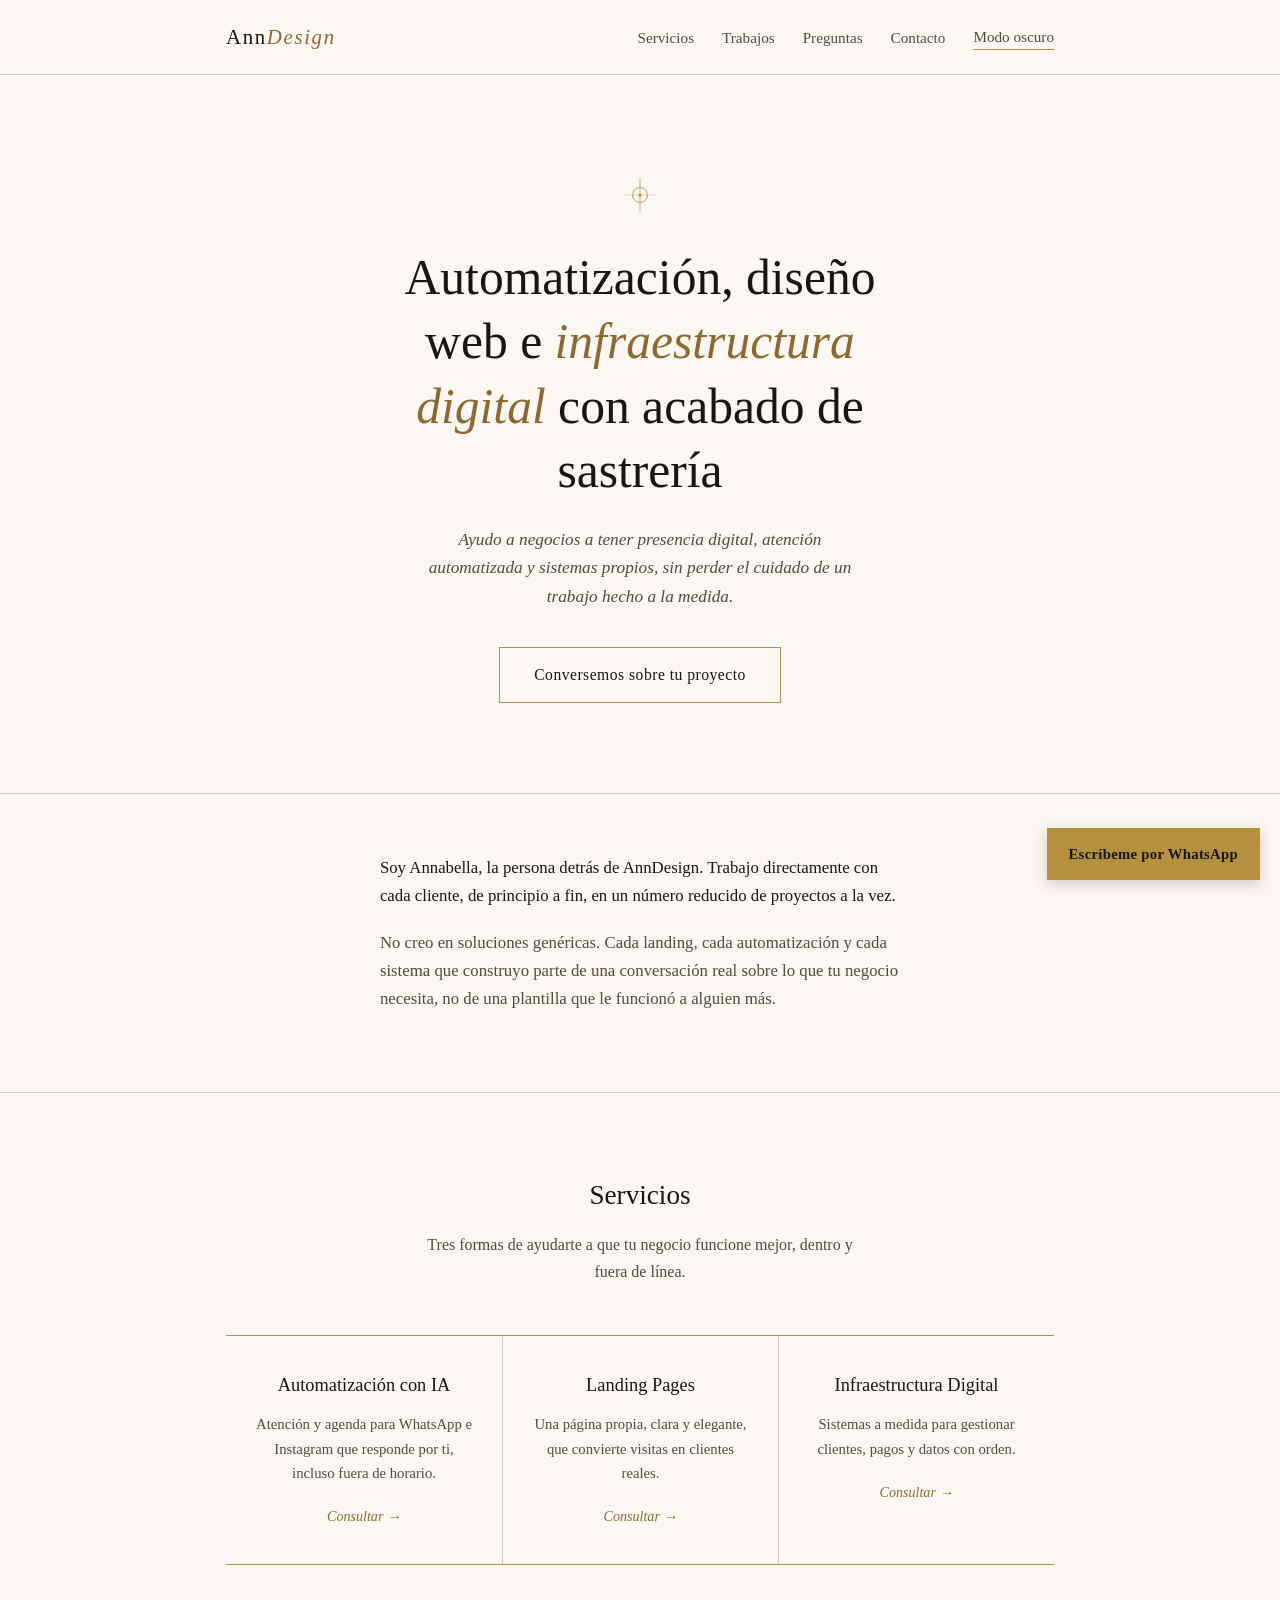
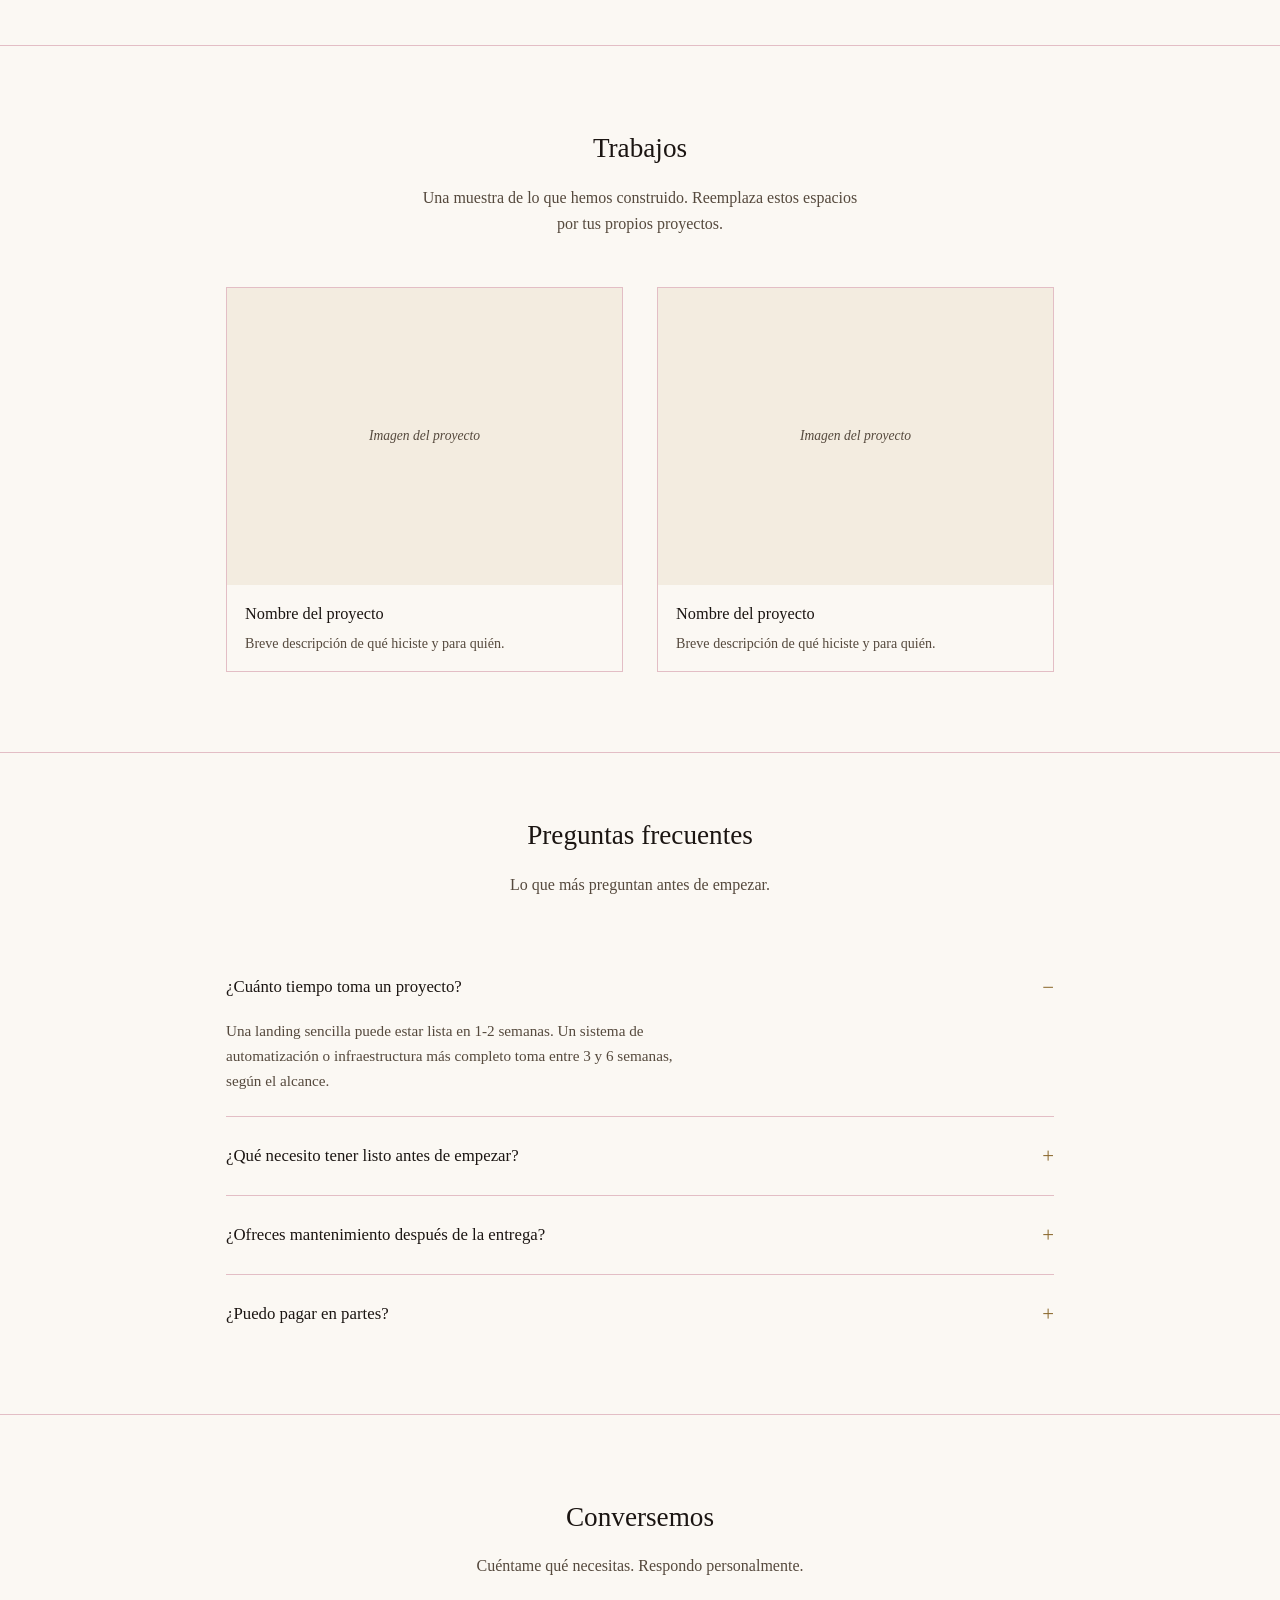
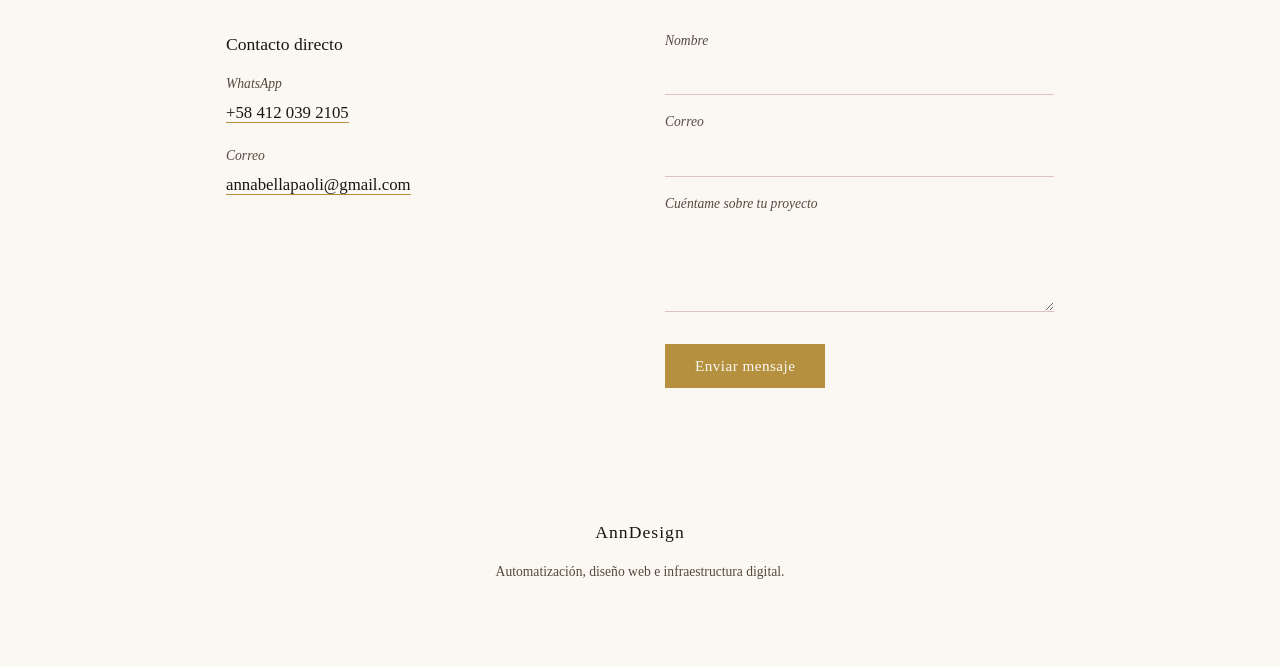
<file: index.html>
<!DOCTYPE html>
<html lang="es">
<head>
<meta charset="UTF-8">
<meta name="viewport" content="width=device-width, initial-scale=1, viewport-fit=cover">
<meta name="google-site-verification" content="3FtmP0WTWGsjdGOeHxUpQcg-QrT8dx8e23Cpryl1r14" />
<meta name="google-site-verification" content="w0RNqTQoNsQ4N2fCr2AAYEgQTixyMhWSof7df9jcmoA" />
<title>AnnDesign — Automatización, diseño web e infraestructura digital</title>
<meta name="description" content="AnnDesign: automatización con IA para WhatsApp e Instagram, landing pages e infraestructura digital, hechas a medida.">
<meta property="og:title" content="AnnDesign — Automatización, diseño web e infraestructura digital">
<meta property="og:description" content="Servicios digitales hechos con la atención de una pieza a medida.">
<meta property="og:type" content="website">
<!-- CORREGIDO: apuntaba al dominio viejo de github.io -->
<meta property="og:image" content="https://studioanndesign.com/img/og-image.png">
<script type="application/ld+json">
{
  "@context": "https://schema.org",
  "@type": "ProfessionalService",
  "name": "AnnDesign",
  "description": "Automatización con IA para WhatsApp e Instagram, landing pages e infraestructura digital, hechas a medida.",
  "url": "https://studioanndesign.com/",
  "image": "https://studioanndesign.com/img/og-image.png",
  "telephone": "+584120392105",
  "email": "annabellapaoli@gmail.com",
  "priceRange": "$$",
  "areaServed": [
    { "@type": "Country", "name": "Venezuela" },
    { "@type": "Place", "name": "Internacional / remoto" }
  ],
  "sameAs": [
    "https://www.instagram.com/studioanndesign"
  ]
}
</script>
<link rel="icon" href="img/favicon.ico" sizes="any">
<link rel="icon" type="image/png" sizes="32x32" href="img/favicon-32x32.png">
<link rel="icon" type="image/png" sizes="16x16" href="img/favicon-16x16.png">

<link rel="apple-touch-icon" href="img/apple-touch-icon.png">

<link rel="stylesheet" href="Styles.css">
</head>
<body>

<nav class="top">
  <div class="wrap" style="display:flex; justify-content:space-between; align-items:center; width:100%; position:relative;">
    <div class="brand">Ann<span class="accent">Design</span></div>
    <button class="menu-toggle" id="menuToggle" onclick="toggleMenu()" aria-label="Abrir menú">Menú</button>
    <div class="links" id="navLinks">
      <a href="#servicios" onclick="closeMenu()">Servicios</a>
      <a href="#trabajos" onclick="closeMenu()">Trabajos</a>
      <a href="#faq" onclick="closeMenu()">Preguntas</a>
      <a href="#contacto" onclick="closeMenu()">Contacto</a>
      <a href="#" id="theme-btn" onclick="toggleTheme(); return false;" style="border-bottom:1px solid var(--gold);">Modo oscuro</a>
    </div>
  </div>
</nav>

<header class="hero">
  <div class="wrap">
    <svg class="ornament" viewBox="0 0 48 48" fill="none" xmlns="http://www.w3.org/2000/svg" aria-hidden="true">
      <path d="M24 4 L24 44" stroke="currentColor" stroke-width="0.8"/>
      <path d="M4 24 L44 24" stroke="currentColor" stroke-width="0.8" opacity="0.4"/>
      <circle cx="24" cy="24" r="9" stroke="currentColor" stroke-width="1"/>
      <circle cx="24" cy="24" r="2" fill="currentColor"/>
    </svg>
    <h1>Automatización, diseño web e <em>infraestructura digital</em> con acabado de sastrería</h1>
    <p class="sub">Ayudo a negocios a tener presencia digital, atención automatizada y sistemas propios, sin perder el cuidado de un trabajo hecho a la medida.</p>
    <a class="btn" href="#contacto">Conversemos sobre tu proyecto</a>
  </div>
</header>

<!-- AGREGADO: punto de referencia principal para accesibilidad -->
<main>

<section id="sobre-mi" class="tight">
  <div class="wrap about">
    <p>Soy Annabella, la persona detrás de AnnDesign. Trabajo directamente con cada cliente, de principio a fin, en un número reducido de proyectos a la vez.</p>
    <p>No creo en soluciones genéricas. Cada landing, cada automatización y cada sistema que construyo parte de una conversación real sobre lo que tu negocio necesita, no de una plantilla que le funcionó a alguien más.</p>
  </div>
</section>

<section id="servicios">
  <div class="wrap">
    <h2 class="section-title">Servicios</h2>
    <p class="section-sub">Tres formas de ayudarte a que tu negocio funcione mejor, dentro y fuera de línea.</p>
    <div class="services">
      <div class="service-card">
        <h3>Automatización con IA</h3>
        <p>Atención y agenda para WhatsApp e Instagram que responde por ti, incluso fuera de horario.</p>
        <a href="#contacto">Consultar →</a>
      </div>
      <div class="service-card">
        <h3>Landing Pages</h3>
        <p>Una página propia, clara y elegante, que convierte visitas en clientes reales.</p>
        <a href="#contacto">Consultar →</a>
      </div>
      <div class="service-card">
        <h3>Infraestructura Digital</h3>
        <p>Sistemas a medida para gestionar clientes, pagos y datos con orden.</p>
        <a href="#contacto">Consultar →</a>
      </div>
    </div>
  </div>
</section>

<section id="trabajos">
  <div class="wrap">
    <h2 class="section-title">Trabajos</h2>
    <p class="section-sub">Una muestra de lo que hemos construido. Reemplaza estos espacios por tus propios proyectos.</p>
    <div class="portfolio-grid">
      <div class="work">
        <div class="thumb">Imagen del proyecto</div>
        <div class="caption">
          <h3>Nombre del proyecto</h3>
          <p>Breve descripción de qué hiciste y para quién.</p>
        </div>
      </div>
      <div class="work">
        <div class="thumb">Imagen del proyecto</div>
        <div class="caption">
          <h3>Nombre del proyecto</h3>
          <p>Breve descripción de qué hiciste y para quién.</p>
        </div>
      </div>
    </div>
  </div>
</section>

<section id="faq" class="tight">
  <div class="wrap">
    <h2 class="section-title">Preguntas frecuentes</h2>
    <p class="section-sub">Lo que más preguntan antes de empezar.</p>

    <details class="faq-item" open>
      <summary class="faq-q">¿Cuánto tiempo toma un proyecto? <span class="sign"></span></summary>
      <p class="faq-a">Una landing sencilla puede estar lista en 1-2 semanas. Un sistema de automatización o infraestructura más completo toma entre 3 y 6 semanas, según el alcance.</p>
    </details>

    <details class="faq-item">
      <summary class="faq-q">¿Qué necesito tener listo antes de empezar? <span class="sign"></span></summary>
      <p class="faq-a">Idealmente tu logo, algunos textos o ideas de lo que quieres comunicar, y acceso a tus redes o WhatsApp Business si el proyecto los involucra. Si no tienes algo de esto, te ayudo a definirlo en la primera conversación.</p>
    </details>

    <details class="faq-item">
      <summary class="faq-q">¿Ofreces mantenimiento después de la entrega? <span class="sign"></span></summary>
      <p class="faq-a">Sí. Cada servicio incluye una mensualidad de acompañamiento que cubre soporte, ajustes y actualizaciones conforme tu negocio cambia.</p>
    </details>

    <details class="faq-item">
      <summary class="faq-q">¿Puedo pagar en partes? <span class="sign"></span></summary>
      <p class="faq-a">Sí, cada servicio tiene un plan de pago por etapas, ajustado al alcance de tu proyecto. Te lo detallo en la primera conversación.</p>
    </details>
  </div>
</section>

<section id="contacto">
  <div class="wrap">
    <h2 class="section-title">Conversemos</h2>
    <p class="section-sub">Cuéntame qué necesitas. Respondo personalmente.</p>
    <div class="contact-grid">
      <div class="contact-direct">
        <h3>Contacto directo</h3>
        <div class="item">
          <span>WhatsApp</span>
          <a href="https://wa.me/584120392105" target="_blank" rel="noopener">+58 412 039 2105</a>
        </div>
        <div class="item">
          <span>Correo</span>
          <a href="mailto:annabellapaoli@gmail.com">annabellapaoli@gmail.com</a>
        </div>
      </div>

      <form class="contact-form" id="contactForm">
        <input type="hidden" name="access_key" value="2c2c6b9e-72e5-4de1-8b60-40aa6144c0bf">
        <input type="hidden" name="subject" value="Nuevo mensaje desde AnnDesign">
        <input type="text" name="botcheck" style="display:none" tabindex="-1" autocomplete="off">
        <div>
          <label for="nombre">Nombre</label>
          <input type="text" id="nombre" name="nombre" required>
        </div>
        <div>
          <label for="email">Correo</label>
          <input type="email" id="email" name="email" required>
        </div>
        <div>
          <label for="mensaje">Cuéntame sobre tu proyecto</label>
          <textarea id="mensaje" name="mensaje" rows="4" required></textarea>
        </div>
        <button type="submit" id="contactSubmit">Enviar mensaje</button>
        <p id="contactStatus" style="font-size:0.88rem; font-style:italic; margin:0; display:none;"></p>
      </form>
    </div>
  </div>
</section>

</main>

<footer>
  <div class="brand">AnnDesign</div>
  <p>Automatización, diseño web e infraestructura digital.</p>
</footer>

<a class="wa-float" href="https://wa.me/584120392105" target="_blank" rel="noopener">Escríbeme por WhatsApp</a>
<script src="Script.js" defer></script>
<script type="application/ld+json">
{
  "@context": "https://schema.org",
  "@type": "FAQPage",
  "mainEntity": [
    {
      "@type": "Question",
      "name": "¿Cuánto tiempo toma un proyecto?",
      "acceptedAnswer": {
        "@type": "Answer",
        "text": "Una landing sencilla puede estar lista en 1-2 semanas. Un sistema de automatización o infraestructura más completo toma entre 3 y 6 semanas, según el alcance."
      }
    },
    {
      "@type": "Question",
      "name": "¿Qué necesito tener listo antes de empezar?",
      "acceptedAnswer": {
        "@type": "Answer",
        "text": "Idealmente tu logo, algunos textos o ideas de lo que quieres comunicar, y acceso a tus redes o WhatsApp Business si el proyecto los involucra. Si no tienes algo de esto, te ayudo a definirlo en la primera conversación."
      }
    },
    {
      "@type": "Question",
      "name": "¿Ofreces mantenimiento después de la entrega?",
      "acceptedAnswer": {
        "@type": "Answer",
        "text": "Sí. Cada servicio incluye una mensualidad de acompañamiento que cubre soporte, ajustes y actualizaciones conforme tu negocio cambia."
      }
    },
    {
      "@type": "Question",
      "name": "¿Puedo pagar en partes?",
      "acceptedAnswer": {
        "@type": "Answer",
        "text": "Sí, cada servicio tiene un plan de pago por etapas, ajustado al alcance de tu proyecto. Te lo detallo en la primera conversación."
      }
    }
  ]
}
</script>

</body>
</html>
</file>
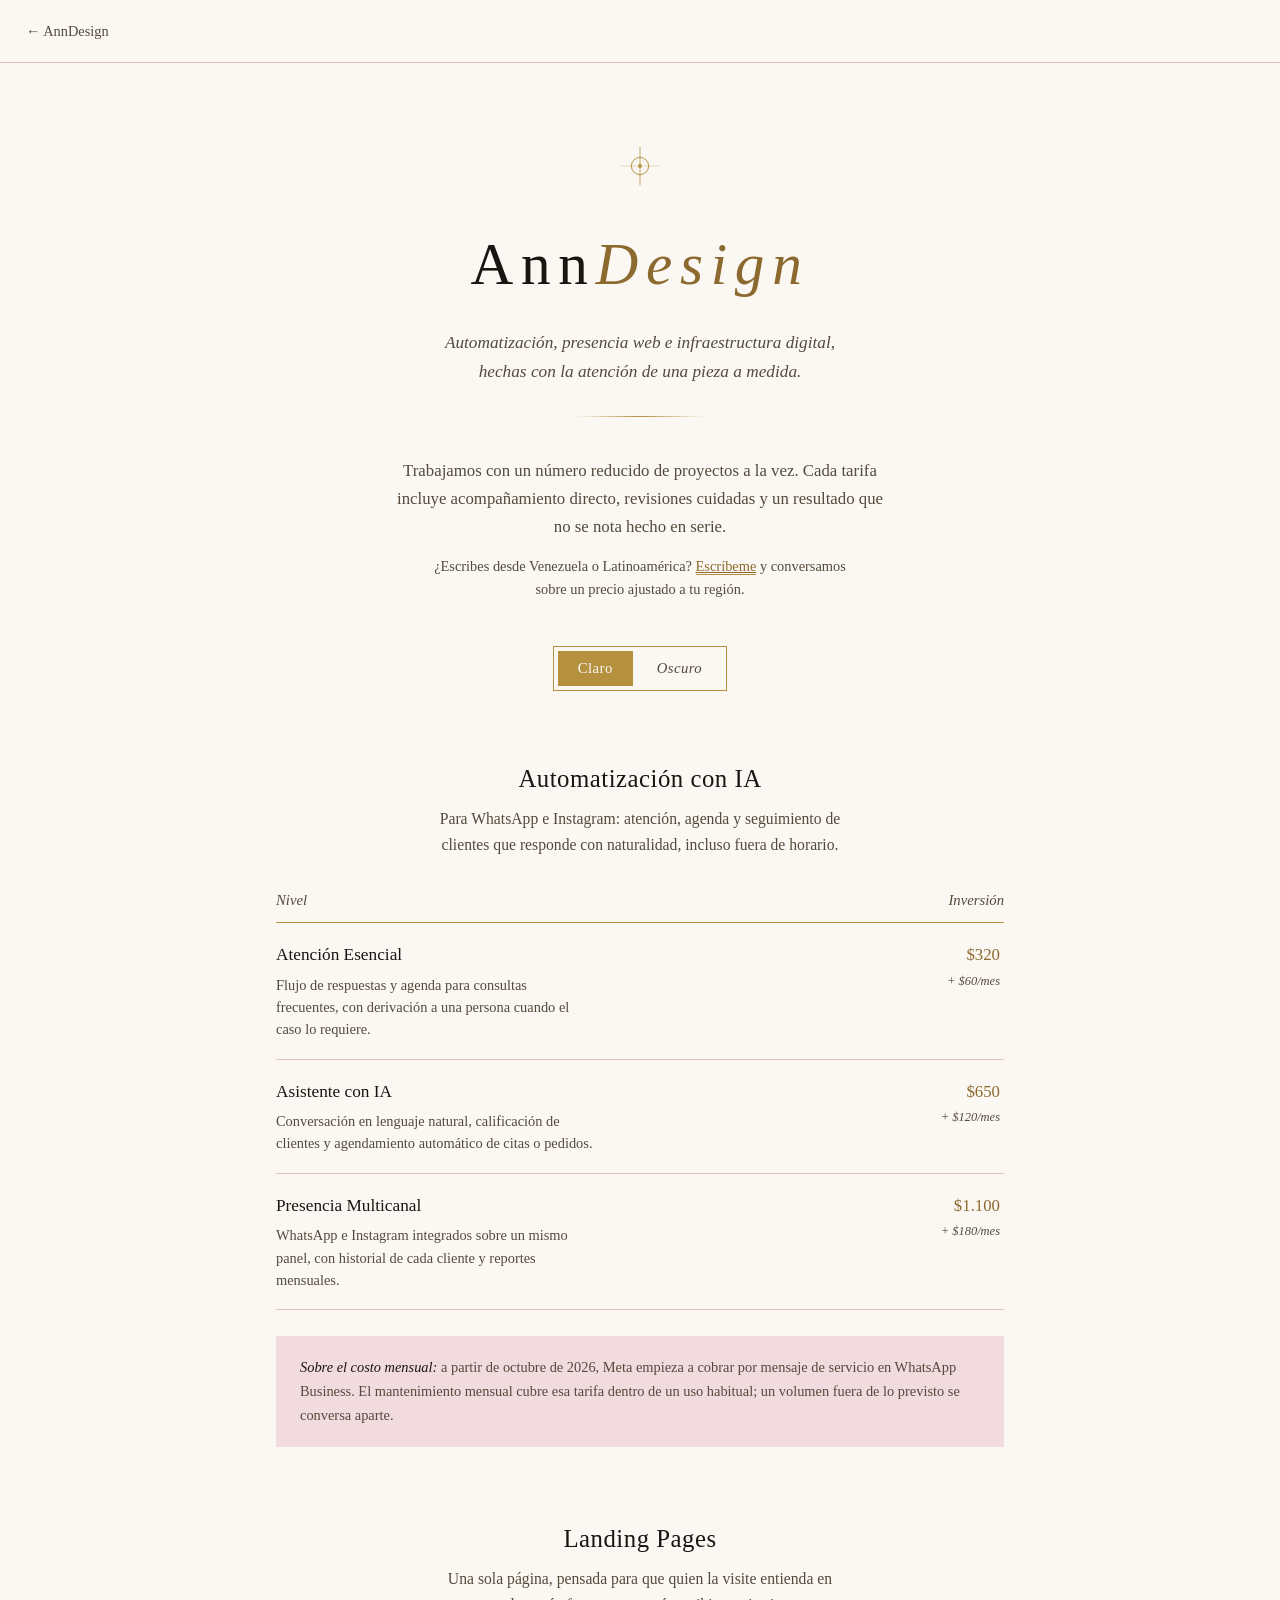
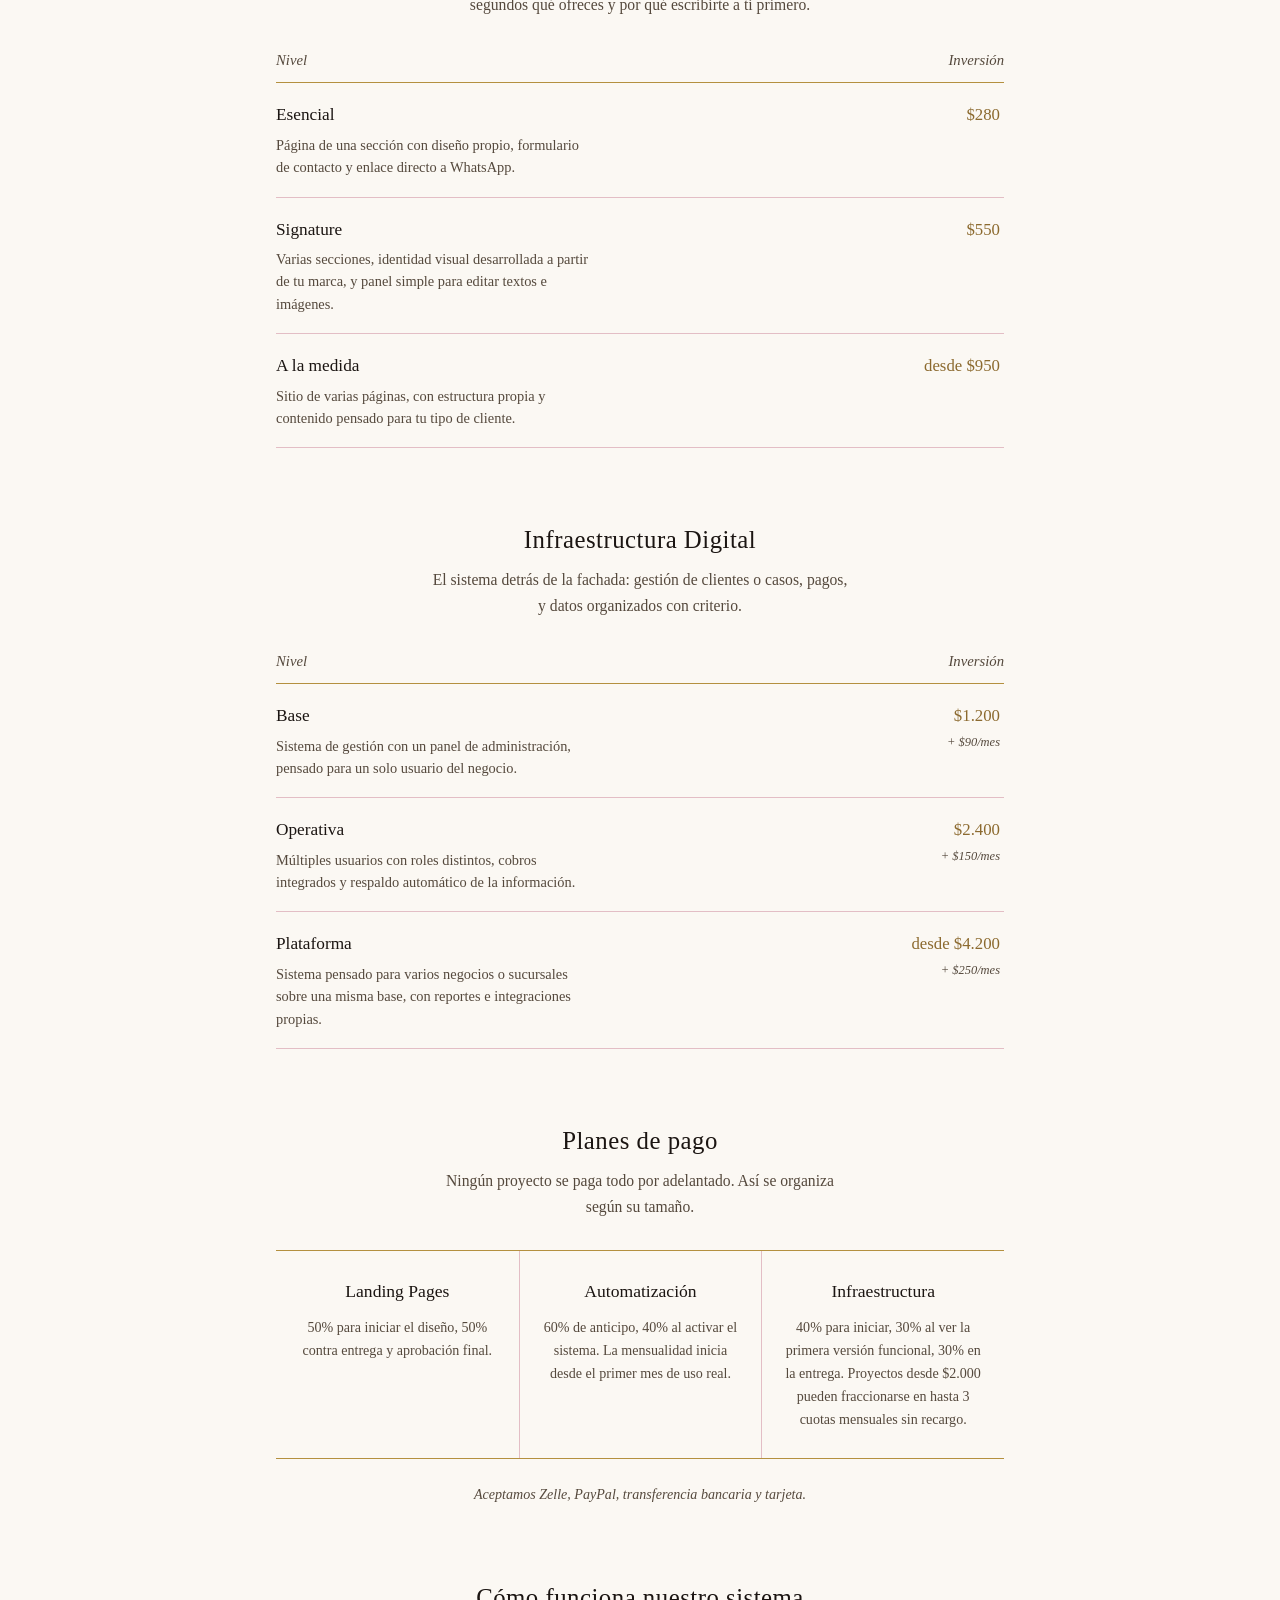
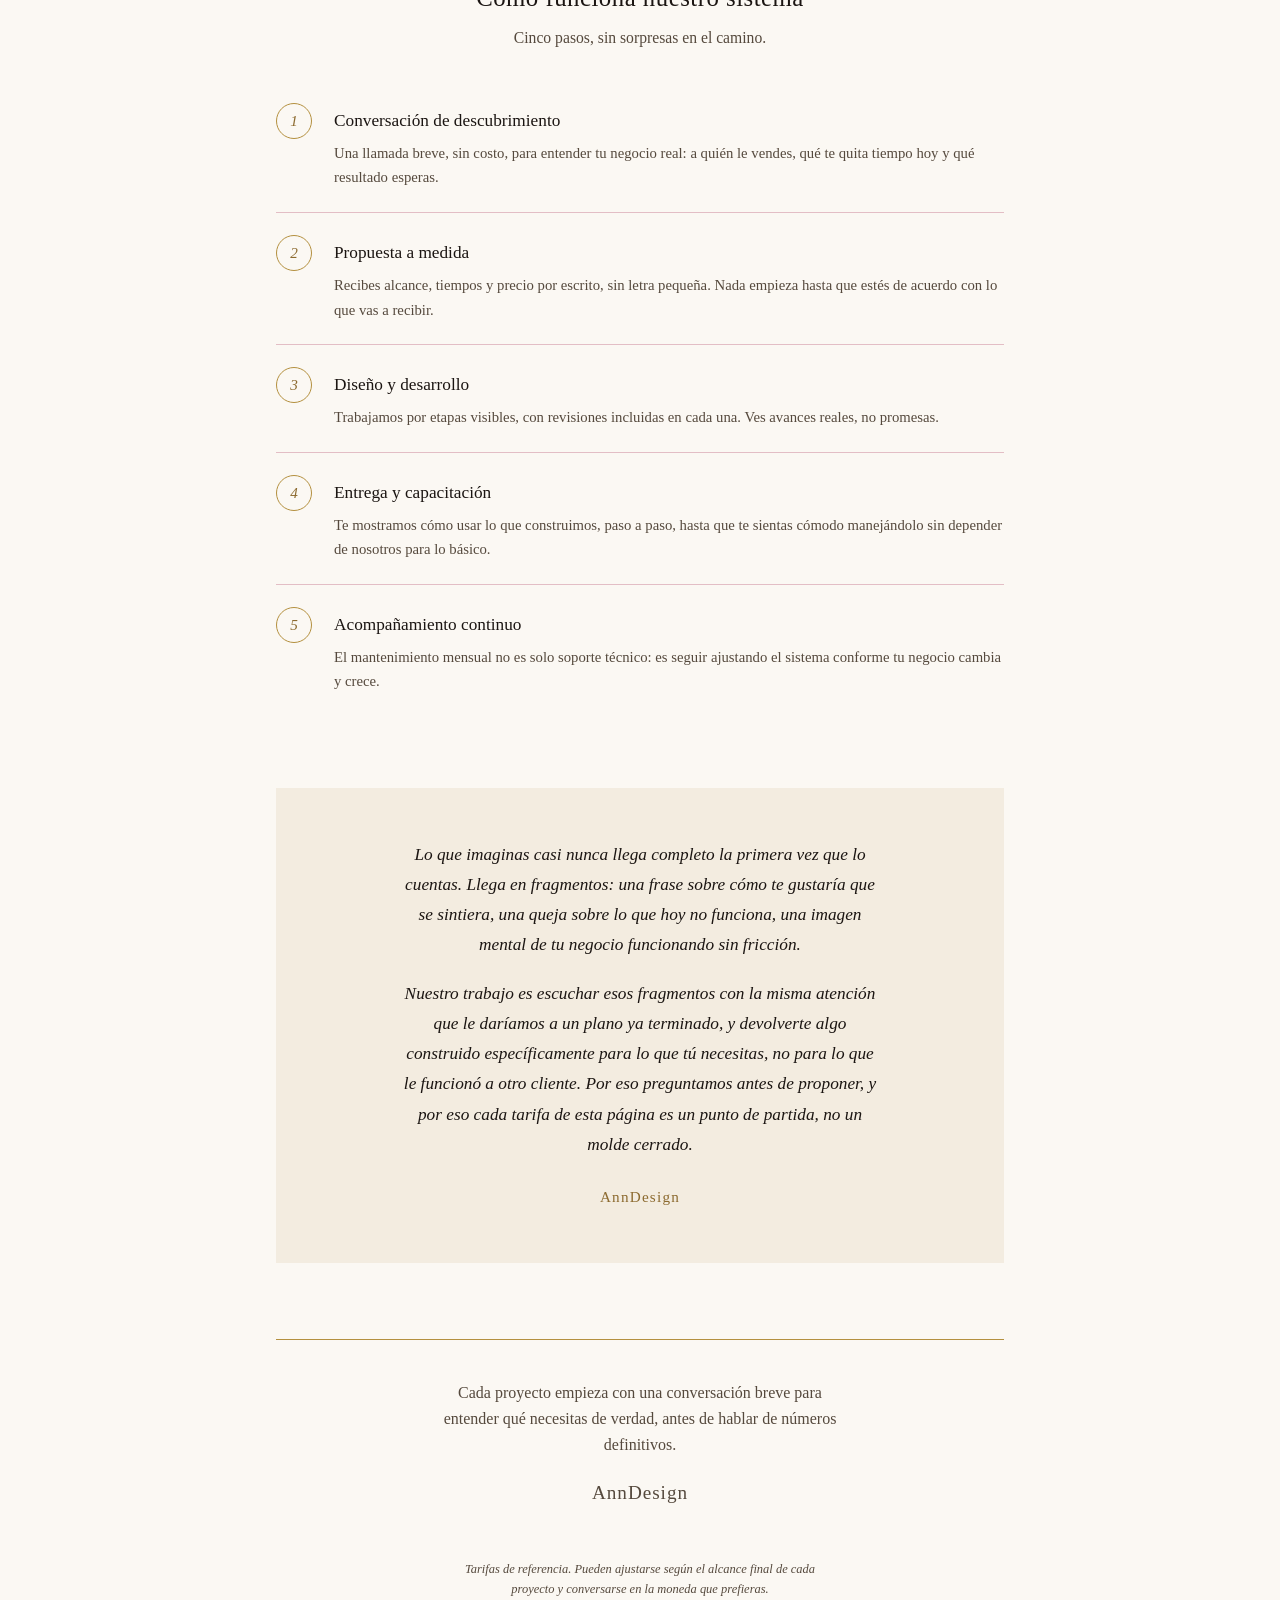
<file: tarifas.html>
<!DOCTYPE html>
<html lang="es">
<head>
<meta charset="UTF-8">
<meta name="viewport" content="width=device-width, initial-scale=1, viewport-fit=cover">
<title>AnnDesign — Tarifas</title>
<meta name="description" content="Tarifas de AnnDesign: automatización con IA, landing pages e infraestructura digital, con planes de pago y precios por región.">
<link rel="icon" type="image/png" sizes="32x32" href="img/favicon-32x32.png">
<link rel="icon" type="image/png" sizes="16x16" href="img/favicon-16x16.png">
<link rel="apple-touch-icon" href="img/apple-touch-icon.png">
<style>
  :root{
    --ivory: #FBF8F3;
    --ivory-deep: #F3ECE0;
    --ink: #1B1512;
    --ink-soft: #55493d;
    --gold: #B4903F;
    --gold-deep: #8C6A2F;
    --gold-bright: #D9B565;
    --rose: #F1DBDF;
    --rose-deep: #E7C3C9;
    --rose-line: #E3BEC5;
  }
  :root:not([data-theme="light"]){
    @media (prefers-color-scheme: dark){
    }
  }
  @media (prefers-color-scheme: dark){
    :root:not([data-theme="light"]){
      --ivory: #17130F;
      --ivory-deep: #1E1812;
      --ink: #F3ECE0;
      --ink-soft: #cbbfae;
      --gold: #D2AE5F;
      --gold-deep: #E4C275;
      --gold-bright: #E9CC85;
      --rose: #3A2A2D;
      --rose-deep: #472F34;
      --rose-line: #55393f;
    }
  }
  :root[data-theme="dark"]{
    --ivory: #17130F;
    --ivory-deep: #1E1812;
    --ink: #F3ECE0;
    --ink-soft: #cbbfae;
    --gold: #D2AE5F;
    --gold-deep: #E4C275;
    --gold-bright: #E9CC85;
    --rose: #3A2A2D;
    --rose-deep: #472F34;
    --rose-line: #55393f;
  }

  * { box-sizing: border-box; }

  html{ scroll-padding-top: env(safe-area-inset-top, 0px); }

  body{
    margin: 0;
    background: var(--ivory);
    color: var(--ink);
    font-family: "Times New Roman", Times, serif;
    line-height: 1.65;
    -webkit-font-smoothing: antialiased;
    padding-top: env(safe-area-inset-top, 0px);
    padding-bottom: env(safe-area-inset-bottom, 0px);
  }

  @keyframes riseIn{
    from{ opacity: 0; transform: translateY(10px); }
    to{ opacity: 1; transform: translateY(0); }
  }
  .hero-anim{
    animation: riseIn 0.9s ease-out both;
  }
  @media (prefers-reduced-motion: reduce){
    .hero-anim{ animation: none; }
  }

  .page{
    max-width: 780px;
    margin: 0 auto;
    padding: 80px 26px 100px;
  }

  header.hero{
    text-align: center;
    margin-bottom: 40px;
  }

  .ornament{
    width: 46px;
    height: 46px;
    margin: 0 auto 18px;
    color: var(--gold);
  }

  .wordmark{
    font-size: clamp(2.6rem, 7vw, 3.7rem);
    letter-spacing: 0.13em;
    margin: 0;
    font-weight: 400;
  }
  .wordmark .accent{
    color: var(--gold-deep);
    font-style: italic;
  }

  .tagline{
    margin: 16px auto 0;
    max-width: 46ch;
    font-style: italic;
    color: var(--ink-soft);
    font-size: 1.08rem;
  }

  .hairline{
    width: 130px;
    height: 1px;
    background: linear-gradient(90deg, transparent, var(--gold), transparent);
    margin: 30px auto 0;
  }

  .intro{
    text-align: center;
    max-width: 58ch;
    margin: 0 auto 44px;
    color: var(--ink-soft);
    font-size: 1.05rem;
  }

  /* Market switch */
  .switch-wrap{
    display: flex;
    justify-content: center;
    margin-bottom: 68px;
  }
  .switch{
    display: inline-flex;
    border: 1px solid var(--gold);
    padding: 4px;
    gap: 4px;
  }
  .switch button{
    font-family: inherit;
    font-size: 0.92rem;
    letter-spacing: 0.03em;
    background: transparent;
    border: none;
    color: var(--ink-soft);
    padding: 9px 20px;
    cursor: pointer;
    font-style: italic;
    transition: background 0.25s ease, color 0.25s ease;
  }
  .switch button.active{
    background: var(--gold);
    color: var(--ivory);
    font-style: normal;
  }
  .switch button:focus-visible{
    outline: 2px solid var(--gold-deep);
    outline-offset: 2px;
  }

  section.service{
    margin-bottom: 72px;
  }

  .service-title{
    font-size: 1.55rem;
    font-weight: 400;
    letter-spacing: 0.02em;
    margin: 0 0 6px;
    text-align: center;
  }

  .service-desc{
    text-align: center;
    color: var(--ink-soft);
    max-width: 54ch;
    margin: 0 auto 30px;
    font-size: 0.98rem;
  }

  table.pricing{
    width: 100%;
    border-collapse: collapse;
    margin-bottom: 6px;
  }

  table.pricing th{
    text-align: left;
    font-weight: 400;
    font-style: italic;
    color: var(--ink-soft);
    border-bottom: 1px solid var(--gold);
    padding: 0 12px 10px 0;
    font-size: 0.92rem;
  }
  table.pricing th:last-child{
    text-align: right;
    padding-right: 0;
  }

  table.pricing tr.row{
    transition: background 0.3s ease;
  }
  table.pricing tr.row:hover{
    background: var(--rose);
  }

  table.pricing td{
    padding: 18px 12px 18px 4px;
    border-bottom: 1px solid var(--rose-line);
    vertical-align: top;
  }
  table.pricing td:first-child{ padding-left: 0; }
  table.pricing td:last-child{
    text-align: right;
    padding-right: 4px;
    white-space: nowrap;
    font-size: 1.05rem;
  }

  .tier-name{
    display: block;
    font-size: 1.08rem;
    margin-bottom: 4px;
  }
  .tier-desc{
    display: block;
    color: var(--ink-soft);
    font-size: 0.9rem;
    line-height: 1.55;
    max-width: 44ch;
  }

  .price{
    color: var(--gold-deep);
  }
  .price-note{
    display: block;
    font-size: 0.78rem;
    color: var(--ink-soft);
    font-style: italic;
    margin-top: 2px;
  }

  .note{
    background: var(--rose);
    padding: 20px 24px;
    margin-top: 26px;
    font-size: 0.9rem;
    color: var(--ink-soft);
  }
  .note strong{
    color: var(--ink);
    font-weight: 400;
    font-style: italic;
  }

  /* Payment plans */
  .plans-grid{
    display: grid;
    grid-template-columns: 1fr 1fr 1fr;
    gap: 0;
    border-top: 1px solid var(--gold);
    border-bottom: 1px solid var(--gold);
  }
  .plan{
    padding: 26px 20px;
    text-align: center;
    border-left: 1px solid var(--rose-line);
  }
  .plan:first-child{ border-left: none; }
  .plan h3{
    font-weight: 400;
    font-size: 1.1rem;
    margin: 0 0 10px;
  }
  .plan p{
    font-size: 0.88rem;
    color: var(--ink-soft);
    margin: 0;
  }
  .methods{
    text-align: center;
    margin-top: 24px;
    font-size: 0.88rem;
    color: var(--ink-soft);
    font-style: italic;
  }

  @media (max-width: 620px){
    .plans-grid{ grid-template-columns: 1fr; }
    .plan{ border-left: none; border-top: 1px solid var(--rose-line); }
    .plan:first-child{ border-top: none; }
  }

  /* Process */
  .steps{
    counter-reset: step;
    list-style: none;
    margin: 0;
    padding: 0;
  }
  .steps li{
    counter-increment: step;
    display: flex;
    gap: 22px;
    padding: 22px 0;
    border-bottom: 1px solid var(--rose-line);
  }
  .steps li:last-child{ border-bottom: none; }
  .steps li::before{
    content: counter(step);
    flex: none;
    width: 34px;
    height: 34px;
    border: 1px solid var(--gold);
    border-radius: 50%;
    display: flex;
    align-items: center;
    justify-content: center;
    font-style: italic;
    color: var(--gold-deep);
    font-size: 0.95rem;
  }
  .step-body h3{
    margin: 4px 0 6px;
    font-weight: 400;
    font-size: 1.08rem;
  }
  .step-body p{
    margin: 0;
    color: var(--ink-soft);
    font-size: 0.92rem;
  }

  /* Reflection */
  .reflection{
    background: var(--ivory-deep);
    padding: 52px 40px;
    text-align: center;
    margin-bottom: 76px;
  }
  .reflection p{
    font-style: italic;
    color: var(--ink);
    max-width: 56ch;
    margin: 0 auto 18px;
    font-size: 1.08rem;
    line-height: 1.75;
  }
  .reflection p:last-child{ margin-bottom: 0; }
  .reflection .signature{
    font-style: normal;
    letter-spacing: 0.08em;
    color: var(--gold-deep);
    margin-top: 24px;
    font-size: 0.95rem;
  }

  footer{
    text-align: center;
    margin-top: 0;
    padding-top: 40px;
    border-top: 1px solid var(--gold);
  }

  footer p{
    color: var(--ink-soft);
    max-width: 50ch;
    margin: 0 auto 18px;
  }

  .contact{
    font-size: 1.2rem;
    letter-spacing: 0.05em;
  }

  .fine-print{
    margin-top: 50px;
    font-size: 0.78rem;
    color: var(--ink-soft);
    text-align: center;
    max-width: 58ch;
    margin-left: auto;
    margin-right: auto;
    font-style: italic;
  }

  [data-market]{ display: none; }
  body.market-ve [data-market="ve"]{ display: inline; }
  body.market-us [data-market="us"]{ display: inline; }
  body.market-ve tr[data-market-row="ve"],
  body.market-us tr[data-market-row="us"]{ display: table-row; }
  tr[data-market-row]{ display: none; }

  @media (max-width: 520px){
    .page{ padding: 56px 18px 70px; }
    table.pricing td:last-child{ white-space: normal; }
  }
</style>
</head>
<body class="market-us">
<nav style="position: sticky; top: env(safe-area-inset-top, 0px); background: var(--ivory); border-bottom: 1px solid var(--rose-line); padding: 18px 26px; z-index: 40;">
  <a href="index.html" style="font-size:0.9rem; color: var(--ink-soft); text-decoration:none;">← AnnDesign</a>
</nav>
<div class="page">

  <header class="hero hero-anim">
    <svg class="ornament" viewBox="0 0 48 48" fill="none" xmlns="http://www.w3.org/2000/svg" aria-hidden="true">
      <path d="M24 4 L24 44" stroke="currentColor" stroke-width="0.8"/>
      <path d="M4 24 L44 24" stroke="currentColor" stroke-width="0.8" opacity="0.4"/>
      <circle cx="24" cy="24" r="9" stroke="currentColor" stroke-width="1"/>
      <circle cx="24" cy="24" r="2" fill="currentColor"/>
    </svg>
    <h1 class="wordmark">Ann<span class="accent">Design</span></h1>
    <p class="tagline">Automatización, presencia web e infraestructura digital, hechas con la atención de una pieza a medida.</p>
    <div class="hairline"></div>
  </header>

  <p class="intro">Trabajamos con un número reducido de proyectos a la vez. Cada tarifa incluye acompañamiento directo, revisiones cuidadas y un resultado que no se nota hecho en serie.</p>
  <p class="intro" style="margin-top: -30px; font-size: 0.9rem;">¿Escribes desde Venezuela o Latinoamérica? <a href="index.html#contacto" style="color: var(--gold-deep); border-bottom: 1px solid var(--gold);">Escríbeme</a> y conversamos sobre un precio ajustado a tu región.</p>

  <div class="switch-wrap" style="margin-bottom: 68px;">
    <div class="switch" role="group" aria-label="Modo de color">
      <button type="button" id="btn-theme-light" class="active" onclick="setTheme('light')">Claro</button>
      <button type="button" id="btn-theme-dark" onclick="setTheme('dark')">Oscuro</button>
    </div>
  </div>

  <section class="service">
    <h2 class="service-title">Automatización con IA</h2>
    <p class="service-desc">Para WhatsApp e Instagram: atención, agenda y seguimiento de clientes que responde con naturalidad, incluso fuera de horario.</p>
    <table class="pricing">
      <tr>
        <th>Nivel</th>
        <th>Inversión</th>
      </tr>
      <tr class="row">
        <td>
          <span class="tier-name">Atención Esencial</span>
          <span class="tier-desc">Flujo de respuestas y agenda para consultas frecuentes, con derivación a una persona cuando el caso lo requiere.</span>
        </td>
        <td>
          <span class="price" data-market="ve">$180</span><span class="price" data-market="us">$320</span>
          <span class="price-note"><span data-market="ve">+ $35/mes</span><span data-market="us">+ $60/mes</span></span>
        </td>
      </tr>
      <tr class="row">
        <td>
          <span class="tier-name">Asistente con IA</span>
          <span class="tier-desc">Conversación en lenguaje natural, calificación de clientes y agendamiento automático de citas o pedidos.</span>
        </td>
        <td>
          <span class="price" data-market="ve">$360</span><span class="price" data-market="us">$650</span>
          <span class="price-note"><span data-market="ve">+ $65/mes</span><span data-market="us">+ $120/mes</span></span>
        </td>
      </tr>
      <tr class="row">
        <td>
          <span class="tier-name">Presencia Multicanal</span>
          <span class="tier-desc">WhatsApp e Instagram integrados sobre un mismo panel, con historial de cada cliente y reportes mensuales.</span>
        </td>
        <td>
          <span class="price" data-market="ve">$600</span><span class="price" data-market="us">$1.100</span>
          <span class="price-note"><span data-market="ve">+ $100/mes</span><span data-market="us">+ $180/mes</span></span>
        </td>
      </tr>
    </table>
    <div class="note"><strong>Sobre el costo mensual:</strong> a partir de octubre de 2026, Meta empieza a cobrar por mensaje de servicio en WhatsApp Business. El mantenimiento mensual cubre esa tarifa dentro de un uso habitual; un volumen fuera de lo previsto se conversa aparte.</div>
  </section>

  <section class="service">
    <h2 class="service-title">Landing Pages</h2>
    <p class="service-desc">Una sola página, pensada para que quien la visite entienda en segundos qué ofreces y por qué escribirte a ti primero.</p>
    <table class="pricing">
      <tr>
        <th>Nivel</th>
        <th>Inversión</th>
      </tr>
      <tr class="row">
        <td>
          <span class="tier-name">Esencial</span>
          <span class="tier-desc">Página de una sección con diseño propio, formulario de contacto y enlace directo a WhatsApp.</span>
        </td>
        <td>
          <span class="price" data-market="ve">$150</span><span class="price" data-market="us">$280</span>
        </td>
      </tr>
      <tr class="row">
        <td>
          <span class="tier-name">Signature</span>
          <span class="tier-desc">Varias secciones, identidad visual desarrollada a partir de tu marca, y panel simple para editar textos e imágenes.</span>
        </td>
        <td>
          <span class="price" data-market="ve">$300</span><span class="price" data-market="us">$550</span>
        </td>
      </tr>
      <tr class="row">
        <td>
          <span class="tier-name">A la medida</span>
          <span class="tier-desc">Sitio de varias páginas, con estructura propia y contenido pensado para tu tipo de cliente.</span>
        </td>
        <td>
          <span class="price" data-market="ve">desde $500</span><span class="price" data-market="us">desde $950</span>
        </td>
      </tr>
    </table>
  </section>

  <section class="service">
    <h2 class="service-title">Infraestructura Digital</h2>
    <p class="service-desc">El sistema detrás de la fachada: gestión de clientes o casos, pagos, y datos organizados con criterio.</p>
    <table class="pricing">
      <tr>
        <th>Nivel</th>
        <th>Inversión</th>
      </tr>
      <tr class="row">
        <td>
          <span class="tier-name">Base</span>
          <span class="tier-desc">Sistema de gestión con un panel de administración, pensado para un solo usuario del negocio.</span>
        </td>
        <td>
          <span class="price" data-market="ve">$650</span><span class="price" data-market="us">$1.200</span>
          <span class="price-note"><span data-market="ve">+ $50/mes</span><span data-market="us">+ $90/mes</span></span>
        </td>
      </tr>
      <tr class="row">
        <td>
          <span class="tier-name">Operativa</span>
          <span class="tier-desc">Múltiples usuarios con roles distintos, cobros integrados y respaldo automático de la información.</span>
        </td>
        <td>
          <span class="price" data-market="ve">$1.300</span><span class="price" data-market="us">$2.400</span>
          <span class="price-note"><span data-market="ve">+ $85/mes</span><span data-market="us">+ $150/mes</span></span>
        </td>
      </tr>
      <tr class="row">
        <td>
          <span class="tier-name">Plataforma</span>
          <span class="tier-desc">Sistema pensado para varios negocios o sucursales sobre una misma base, con reportes e integraciones propias.</span>
        </td>
        <td>
          <span class="price" data-market="ve">desde $2.200</span><span class="price" data-market="us">desde $4.200</span>
          <span class="price-note"><span data-market="ve">+ $140/mes</span><span data-market="us">+ $250/mes</span></span>
        </td>
      </tr>
    </table>
  </section>

  <section class="service">
    <h2 class="service-title">Planes de pago</h2>
    <p class="service-desc">Ningún proyecto se paga todo por adelantado. Así se organiza según su tamaño.</p>
    <div class="plans-grid">
      <div class="plan">
        <h3>Landing Pages</h3>
        <p>50% para iniciar el diseño, 50% contra entrega y aprobación final.</p>
      </div>
      <div class="plan">
        <h3>Automatización</h3>
        <p>60% de anticipo, 40% al activar el sistema. La mensualidad inicia desde el primer mes de uso real.</p>
      </div>
      <div class="plan">
        <h3>Infraestructura</h3>
        <p>40% para iniciar, 30% al ver la primera versión funcional, 30% en la entrega. Proyectos desde <span data-market="ve">$1.300</span><span data-market="us">$2.000</span> pueden fraccionarse en hasta 3 cuotas mensuales sin recargo.</p>
      </div>
    </div>
    <p class="methods">
      <span data-market="ve">Aceptamos pago en dólares en efectivo, Zelle, Binance/USDT y transferencia en bolívares al cambio del día.</span>
      <span data-market="us">Aceptamos Zelle, PayPal, transferencia bancaria y tarjeta.</span>
    </p>
  </section>

  <section class="service">
    <h2 class="service-title">Cómo funciona nuestro sistema</h2>
    <p class="service-desc">Cinco pasos, sin sorpresas en el camino.</p>
    <ol class="steps">
      <li>
        <div class="step-body">
          <h3>Conversación de descubrimiento</h3>
          <p>Una llamada breve, sin costo, para entender tu negocio real: a quién le vendes, qué te quita tiempo hoy y qué resultado esperas.</p>
        </div>
      </li>
      <li>
        <div class="step-body">
          <h3>Propuesta a medida</h3>
          <p>Recibes alcance, tiempos y precio por escrito, sin letra pequeña. Nada empieza hasta que estés de acuerdo con lo que vas a recibir.</p>
        </div>
      </li>
      <li>
        <div class="step-body">
          <h3>Diseño y desarrollo</h3>
          <p>Trabajamos por etapas visibles, con revisiones incluidas en cada una. Ves avances reales, no promesas.</p>
        </div>
      </li>
      <li>
        <div class="step-body">
          <h3>Entrega y capacitación</h3>
          <p>Te mostramos cómo usar lo que construimos, paso a paso, hasta que te sientas cómodo manejándolo sin depender de nosotros para lo básico.</p>
        </div>
      </li>
      <li>
        <div class="step-body">
          <h3>Acompañamiento continuo</h3>
          <p>El mantenimiento mensual no es solo soporte técnico: es seguir ajustando el sistema conforme tu negocio cambia y crece.</p>
        </div>
      </li>
    </ol>
  </section>

  <section class="reflection">
    <p>Lo que imaginas casi nunca llega completo la primera vez que lo cuentas. Llega en fragmentos: una frase sobre cómo te gustaría que se sintiera, una queja sobre lo que hoy no funciona, una imagen mental de tu negocio funcionando sin fricción.</p>
    <p>Nuestro trabajo es escuchar esos fragmentos con la misma atención que le daríamos a un plano ya terminado, y devolverte algo construido específicamente para lo que tú necesitas, no para lo que le funcionó a otro cliente. Por eso preguntamos antes de proponer, y por eso cada tarifa de esta página es un punto de partida, no un molde cerrado.</p>
    <p class="signature">AnnDesign</p>
  </section>

  <footer>
    <p>Cada proyecto empieza con una conversación breve para entender qué necesitas de verdad, antes de hablar de números definitivos.</p>
    <p class="contact">AnnDesign</p>
  </footer>

  <p class="fine-print">Tarifas de referencia. Pueden ajustarse según el alcance final de cada proyecto y conversarse en la moneda que prefieras.</p>

</div>

<script>
  function setTheme(mode){
    document.documentElement.setAttribute('data-theme', mode);
    document.getElementById('btn-theme-light').classList.toggle('active', mode === 'light');
    document.getElementById('btn-theme-dark').classList.toggle('active', mode === 'dark');
    try{ localStorage.setItem('anndesign-theme', mode); }catch(e){}
  }
  (function(){
    try{
      var savedTheme = localStorage.getItem('anndesign-theme');
      if(savedTheme === 'dark'){ setTheme('dark'); }
    }catch(e){}
  })();
</script>

</body>
</html>
</file>
<file: Styles.css>
:root{
    --ivory: #FBF8F3;
    --ivory-deep: #F3ECE0;
    --ink: #1B1512;
    --ink-soft: #55493d;
    --gold: #B4903F;
    --gold-deep: #8C6A2F;
    --gold-bright: #D9B565;
    --rose: #F1DBDF;
    --rose-line: #E3BEC5;
  }
  @media (prefers-color-scheme: dark){
    :root:not([data-theme="light"]){
      --ivory: #17130F;
      --ivory-deep: #1E1812;
      --ink: #F3ECE0;
      --ink-soft: #cbbfae;
      --gold: #D2AE5F;
      --gold-deep: #E4C275;
      --gold-bright: #E9CC85;
      --rose: #3A2A2D;
      --rose-line: #55393f;
    }
  }
  :root[data-theme="dark"]{
    --ivory: #17130F; --ivory-deep: #1E1812; --ink: #F3ECE0; --ink-soft: #cbbfae;
    --gold: #D2AE5F; --gold-deep: #E4C275; --gold-bright: #E9CC85; --rose: #3A2A2D; --rose-line: #55393f;
  }

  * { box-sizing: border-box; }
  html{ scroll-padding-top: env(safe-area-inset-top, 0px); }

  body{
    margin: 0;
    background: var(--ivory);
    color: var(--ink);
    font-family: "Times New Roman", Times, serif;
    line-height: 1.65;
    -webkit-font-smoothing: antialiased;
    padding-top: env(safe-area-inset-top, 0px);
    padding-bottom: env(safe-area-inset-bottom, 0px);
  }

  a { color: inherit; }

  .wrap{ max-width: 880px; margin: 0 auto; padding: 0 26px; }

  html{ scroll-behavior: smooth; }

  /* NAV */
  nav.top{
    display: flex;
    justify-content: space-between;
    align-items: center;
    padding: 20px 0;
    border-bottom: 1px solid var(--rose-line);
    position: sticky;
    top: env(safe-area-inset-top, 0px);
    background: var(--ivory);
    z-index: 40;
  }
  nav.top .brand{
    font-size: 1.3rem;
    letter-spacing: 0.08em;
  }
  nav.top .brand .accent{ color: var(--gold-deep); font-style: italic; }
  nav.top .links{ display: flex; gap: 28px; font-size: 0.95rem; align-items: center; }
  nav.top .links a{ text-decoration: none; color: var(--ink-soft); }
  nav.top .links a:hover{ color: var(--gold-deep); }

  .menu-toggle{
    display: none;
    background: none; border: 1px solid var(--gold); color: var(--ink);
    font-family: inherit; font-size: 0.85rem; padding: 8px 14px; cursor: pointer;
  }

  @media (max-width: 560px){
    .menu-toggle{ display: inline-block; }
    nav.top .links{
      display: none;
      position: absolute;
      top: 100%;
      left: 0;
      right: 0;
      background: var(--ivory);
      flex-direction: column;
      align-items: flex-start;
      gap: 0;
      border-bottom: 1px solid var(--gold);
    }
    nav.top .links.open{ display: flex; }
    nav.top .links a{
      width: 100%;
      padding: 16px 26px;
      border-top: 1px solid var(--rose-line);
    }
  }

  /* HERO */
  header.hero{
    text-align: center;
    padding: 100px 0 90px;
  }
  .ornament{ width: 40px; height: 40px; margin: 0 auto 22px; color: var(--gold); }
  .hero h1{
    font-size: clamp(2.2rem, 6vw, 3.1rem);
    font-weight: 400;
    line-height: 1.3;
    max-width: 20ch;
    margin: 0 auto 22px;
  }
  .hero h1 em{ color: var(--gold-deep); font-style: italic; }
  .hero p.sub{
    max-width: 50ch;
    margin: 0 auto 36px;
    color: var(--ink-soft);
    font-size: 1.08rem;
    font-style: italic;
  }
  .btn{
    display: inline-block;
    border: 1px solid var(--gold);
    color: var(--ink);
    text-decoration: none;
    padding: 14px 34px;
    font-size: 0.98rem;
    letter-spacing: 0.03em;
    transition: background 0.25s ease, color 0.25s ease;
  }
  .btn:hover{ background: var(--gold); color: var(--ivory); }
  .btn.ghost{ border-color: var(--rose-line); }
  .btn.ghost:hover{ background: var(--rose); color: var(--ink); }

  .hairline{
    width: 120px; height: 1px;
    background: linear-gradient(90deg, transparent, var(--gold), transparent);
    margin: 0 auto;
  }

  /* SECTION SHARED */
  section{ padding: 80px 0; border-top: 1px solid var(--rose-line); }
  section.tight{ padding: 60px 0; }
  .section-title{
    font-size: 1.7rem; font-weight: 400; text-align: center; margin: 0 0 14px;
  }
  .section-sub{
    text-align: center; color: var(--ink-soft); max-width: 56ch; margin: 0 auto 50px; font-size: 1rem;
  }

  /* ABOUT */
  .about p{
    max-width: 62ch; margin: 0 auto 20px; font-size: 1.05rem; color: var(--ink-soft);
  }
  .about p:first-child{ color: var(--ink); }

  /* SERVICES */
  .services{
    display: grid;
    grid-template-columns: 1fr 1fr 1fr;
    gap: 0;
    border-top: 1px solid var(--gold);
    border-bottom: 1px solid var(--gold);
  }
  .service-card{
    padding: 34px 26px;
    border-left: 1px solid var(--rose-line);
    text-align: center;
  }
  .service-card:first-child{ border-left: none; }
  .service-card h3{ font-weight: 400; font-size: 1.15rem; margin: 0 0 12px; }
  .service-card p{ color: var(--ink-soft); font-size: 0.92rem; margin: 0 0 18px; }
  .service-card .price-from{ color: var(--gold-deep); font-style: italic; font-size: 0.95rem; margin: 0 0 14px; }
  .service-card a{ font-size: 0.88rem; font-style: italic; color: var(--gold-deep); text-decoration: none; }
  .service-card a:hover{ text-decoration: underline; }
  @media (max-width: 640px){
    .services{ grid-template-columns: 1fr; }
    .service-card{ border-left: none; border-top: 1px solid var(--rose-line); }
    .service-card:first-child{ border-top: none; }
  }

  /* PORTFOLIO */
  .portfolio-grid{
    display: grid;
    grid-template-columns: 1fr 1fr;
    gap: 34px;
  }
  .work{
    border: 1px solid var(--rose-line);
  }
  .work .thumb{
    aspect-ratio: 4/3;
    background: var(--ivory-deep);
    display: flex;
    align-items: center;
    justify-content: center;
    color: var(--ink-soft);
    font-size: 0.85rem;
    font-style: italic;
    /* REEMPLAZA este bloque por: background-image: url('tu-imagen.jpg'); background-size: cover; background-position: center; */
  }
  .work .caption{ padding: 16px 18px; }
  .work .caption h3{ margin: 0 0 4px; font-weight: 400; font-size: 1.02rem; }
  .work .caption p{ margin: 0; color: var(--ink-soft); font-size: 0.88rem; }
  @media (max-width: 640px){ .portfolio-grid{ grid-template-columns: 1fr; } }

  /* CONTACT */
  .contact-grid{
    display: grid;
    grid-template-columns: 1fr 1fr;
    gap: 50px;
    align-items: start;
  }
  .contact-direct h3{ font-weight: 400; font-size: 1.1rem; margin: 0 0 14px; }
  .contact-direct .item{ margin-bottom: 18px; }
  .contact-direct .item span{ display: block; color: var(--ink-soft); font-size: 0.85rem; font-style: italic; margin-bottom: 4px; }
  .contact-direct .item a{ text-decoration: none; font-size: 1.05rem; border-bottom: 1px solid var(--gold); }

  form.contact-form{ display: flex; flex-direction: column; gap: 16px; }
  form.contact-form label{ font-size: 0.85rem; color: var(--ink-soft); font-style: italic; margin-bottom: 4px; display: block; }
  form.contact-form input, form.contact-form textarea{
    width: 100%;
    font-family: inherit;
    font-size: 1rem;
    padding: 10px 4px;
    border: none;
    border-bottom: 1px solid var(--rose-line);
    background: transparent;
    color: var(--ink);
  }
  form.contact-form input:focus, form.contact-form textarea:focus{
    outline: none; border-bottom-color: var(--gold);
  }
  form.contact-form button{
    align-self: flex-start;
    margin-top: 8px;
    font-family: inherit;
    background: var(--gold);
    color: var(--ivory);
    border: none;
    padding: 13px 30px;
    font-size: 0.95rem;
    cursor: pointer;
    letter-spacing: 0.03em;
  }
  form.contact-form button:hover{ background: var(--gold-deep); }

  @media (max-width: 700px){ .contact-grid{ grid-template-columns: 1fr; } }

  footer{ text-align: center; padding: 50px 0 70px; color: var(--ink-soft); font-size: 0.85rem; }
  footer .brand{ font-size: 1.1rem; letter-spacing: 0.06em; color: var(--ink); margin-bottom: 10px; }

  /* FAQ */
  .faq-item{ border-bottom: 1px solid var(--rose-line); padding: 22px 0; }
  .faq-item:last-child{ border-bottom: none; }
  .faq-q{
    font-size: 1.05rem; cursor: pointer; display: flex; justify-content: space-between;
    align-items: center; list-style: none;
  }
  .faq-q::-webkit-details-marker{ display: none; }
  .faq-q .sign{ color: var(--gold-deep); font-size: 1.3rem; }
  .faq-item[open] .sign::before{ content: '−'; }
  .faq-item:not([open]) .sign::before{ content: '+'; }
  .faq-a{ color: var(--ink-soft); margin: 14px 0 0; font-size: 0.95rem; max-width: 60ch; }

  /* Floating WhatsApp button */
  .wa-float{
    position: fixed;
    right: 20px;
    bottom: calc(20px + env(safe-area-inset-bottom, 0px));
    background: var(--gold);
    color: var(--ink);
    font-weight: 600;
    text-decoration: none;
    padding: 14px 22px;
    font-size: 0.92rem;
    letter-spacing: 0.02em;
    box-shadow: 0 4px 14px rgba(0,0,0,0.18);
    z-index: 50;
  }
  .wa-float:hover{ background: var(--gold-bright); }
  @media (max-width: 560px){
    .wa-float{ padding: 12px 18px; font-size: 0.85rem; }
  }
</file>
